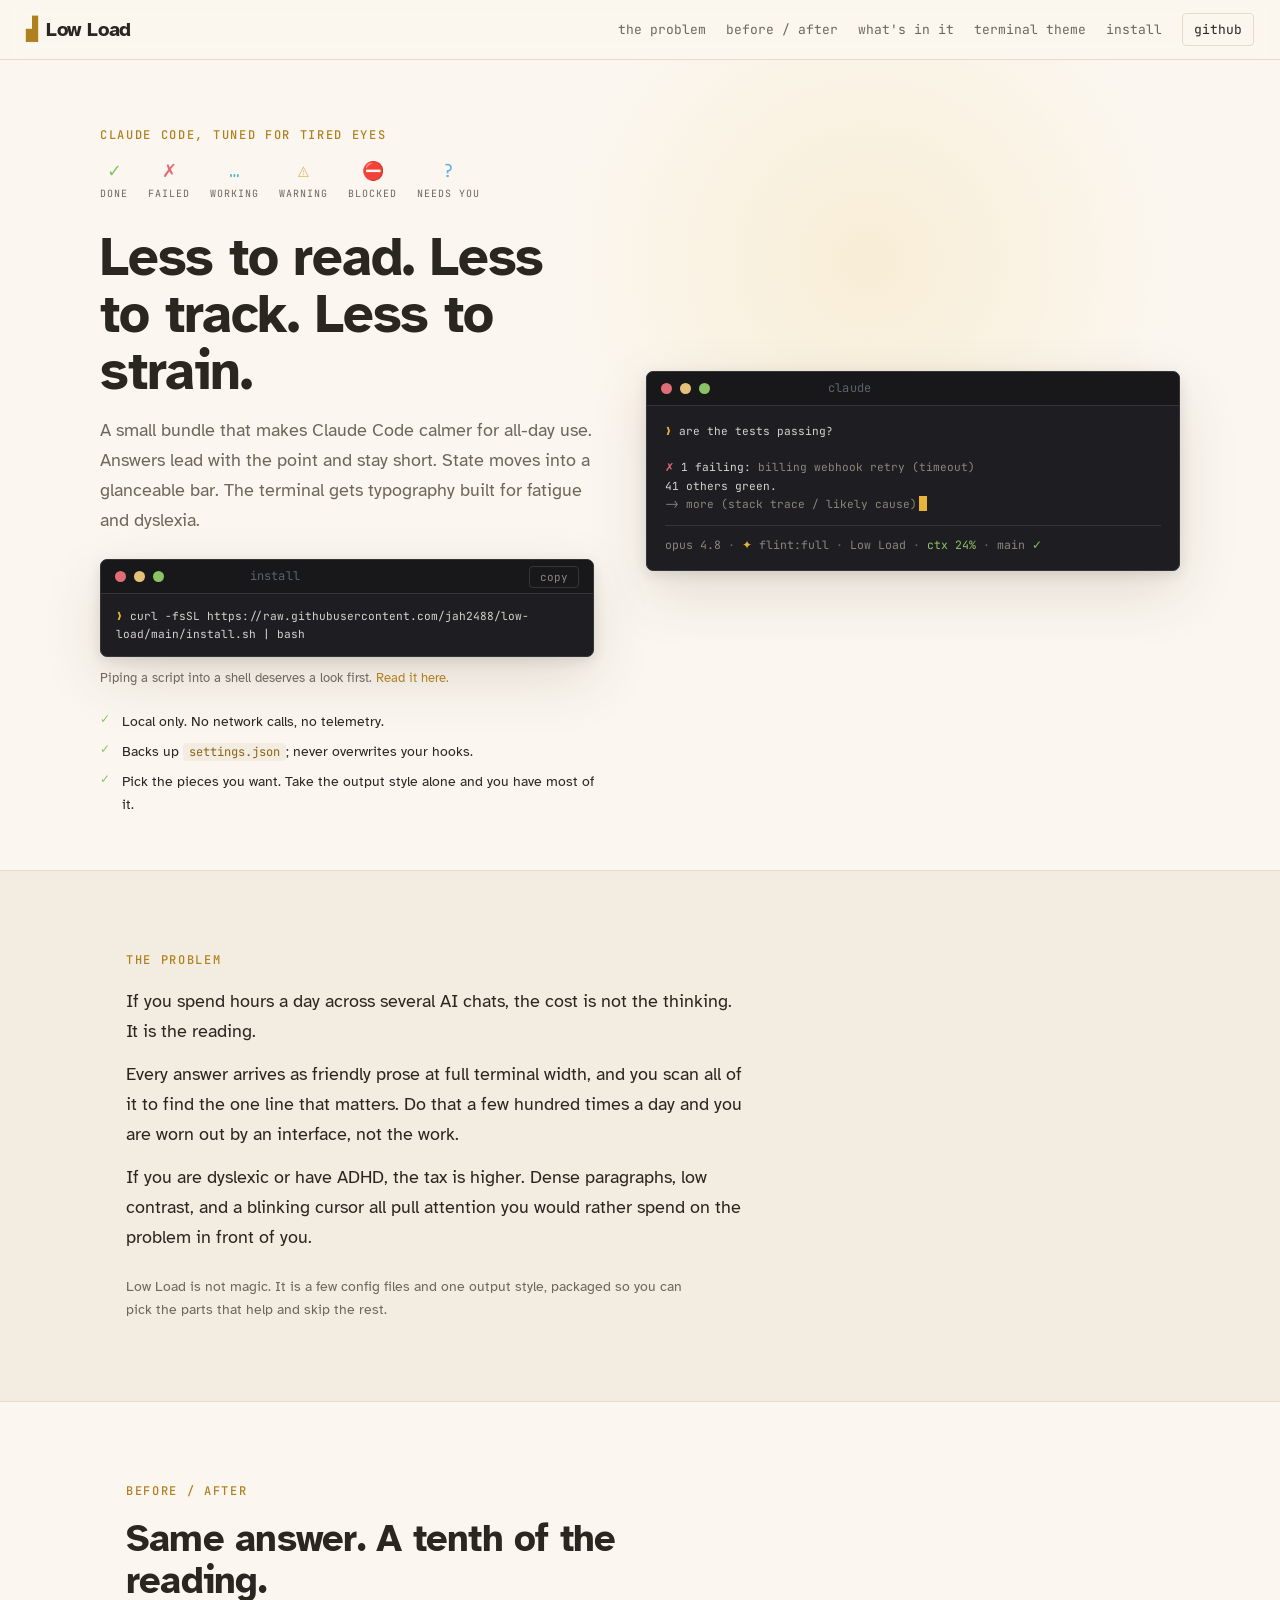
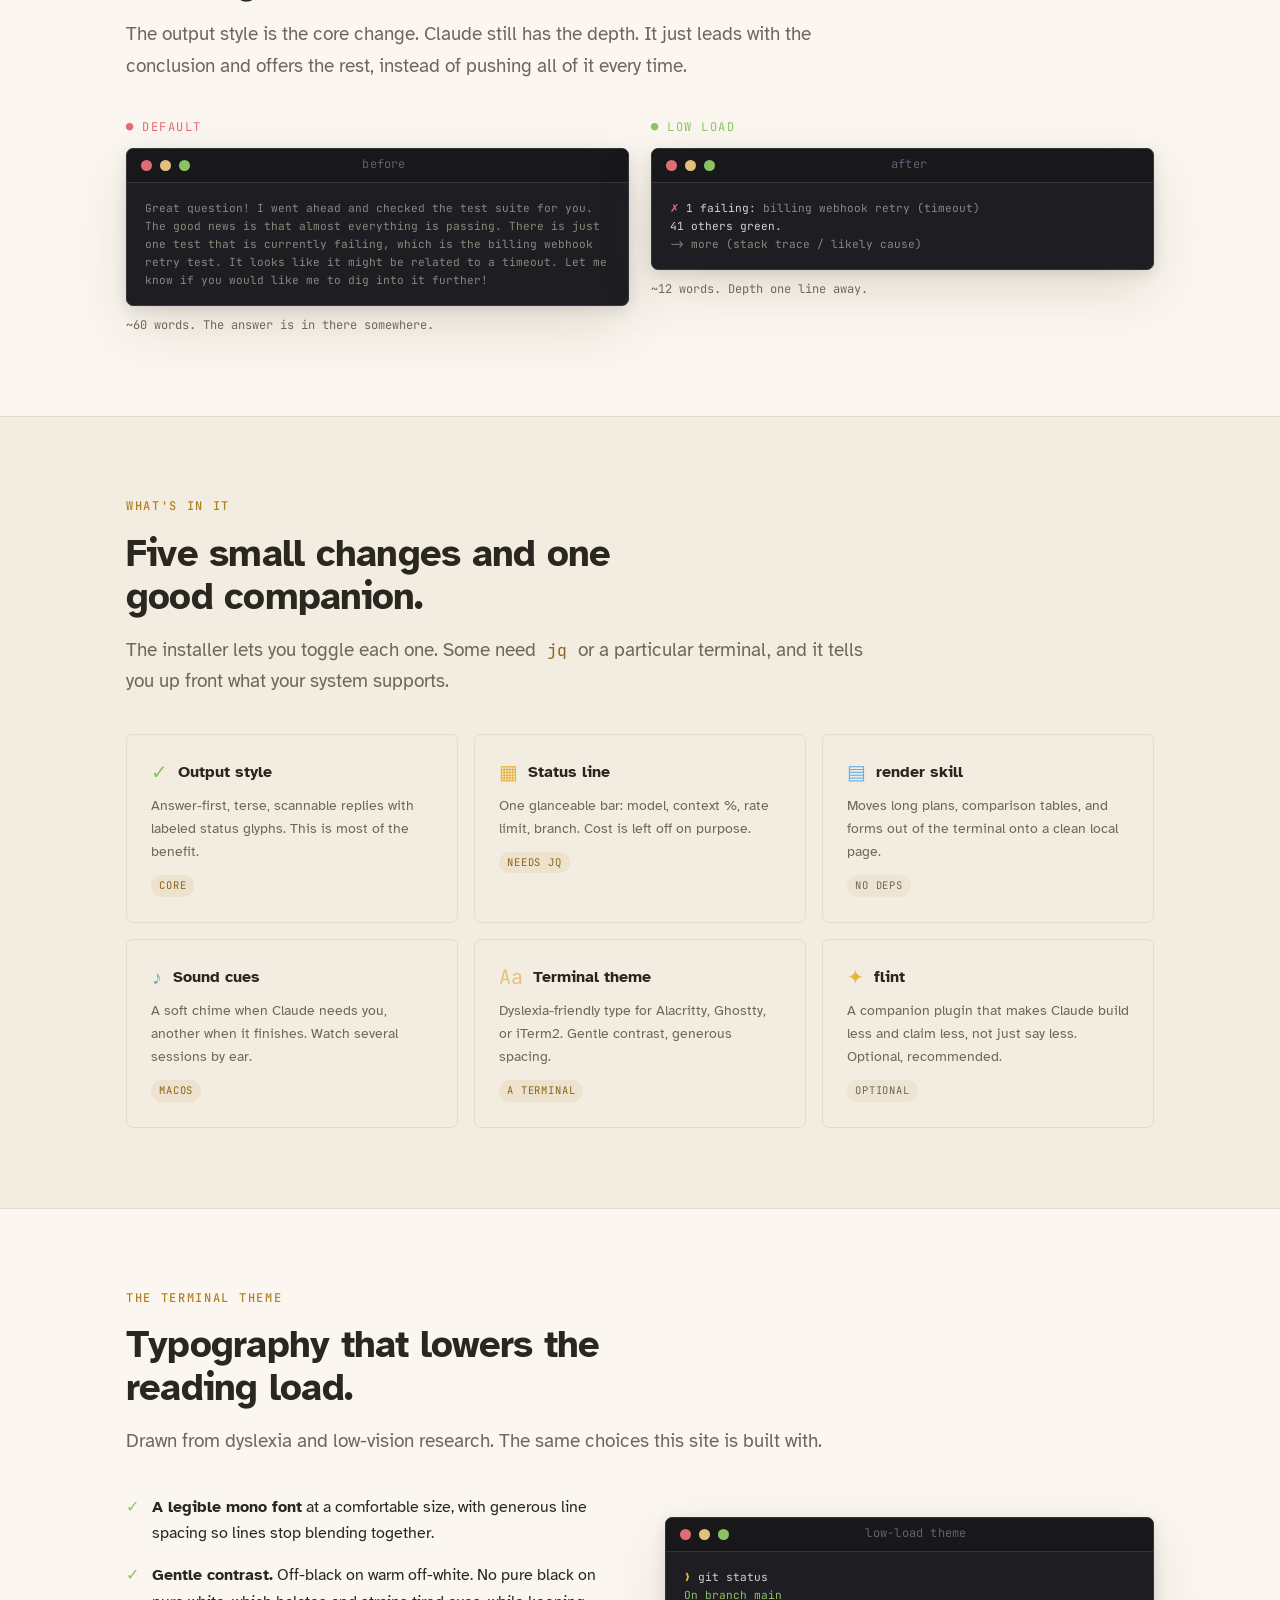
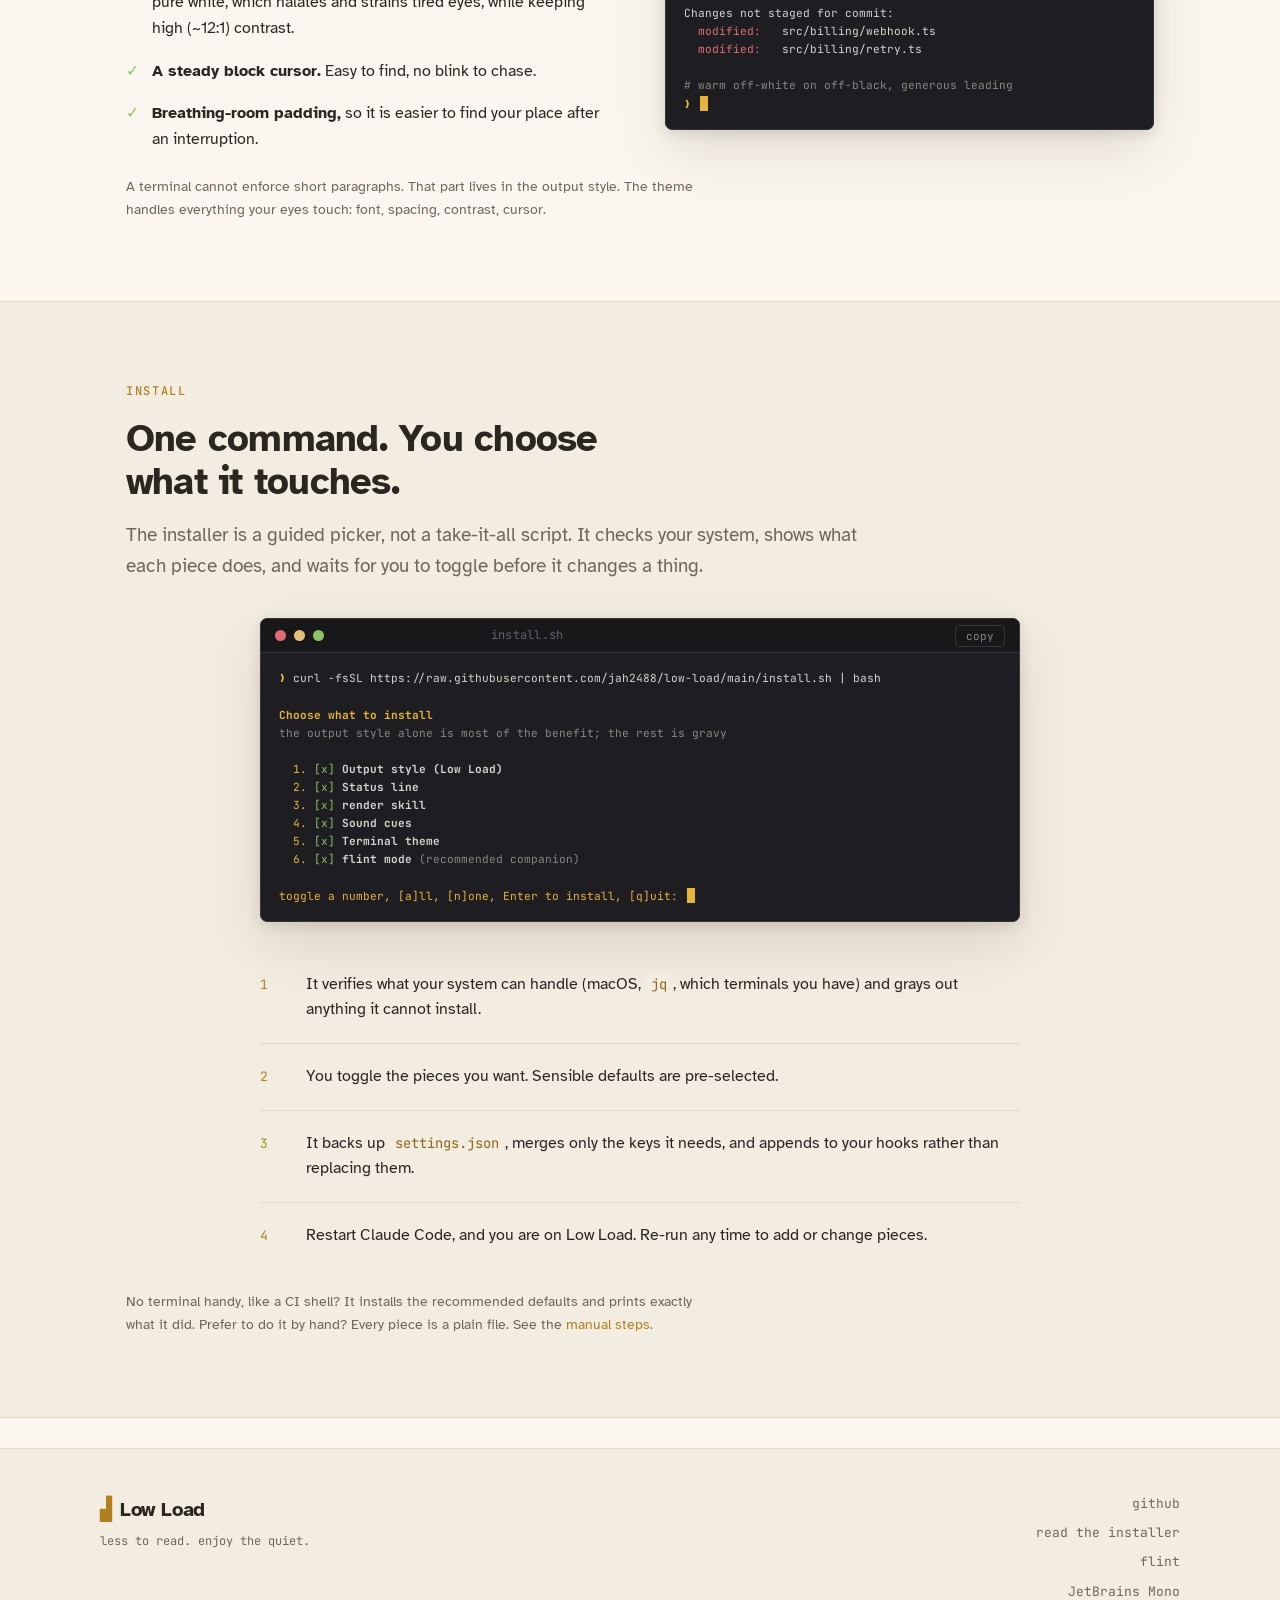
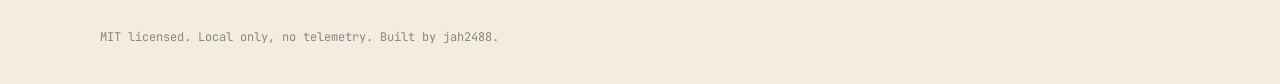
<file: site/index.html>
<!DOCTYPE html>
<html lang="en">
<head>
<meta charset="utf-8">
<meta name="viewport" content="width=device-width, initial-scale=1">
<title>Low Load · Claude Code, tuned for tired eyes</title>
<meta name="description" content="A small bundle that makes Claude Code calmer to use: answer-first replies, a glanceable status bar, dense content moved out of the terminal, and dyslexia-friendly terminal typography. Local only. Pick the pieces you want.">
<meta property="og:title" content="Low Load · Claude Code, tuned for tired eyes">
<meta property="og:description" content="Answer-first replies, a glanceable status bar, and dyslexia-friendly terminal typography. Built to cut the reading tax of all-day AI work.">
<meta property="og:type" content="website">
<meta name="twitter:card" content="summary_large_image">
<link rel="icon" href="data:image/svg+xml,%3Csvg xmlns='http://www.w3.org/2000/svg' viewBox='0 0 16 16'%3E%3Crect width='16' height='16' rx='3' fill='%231e1e22'/%3E%3Crect x='4' y='4.5' width='3' height='7' fill='%23e8b339'/%3E%3C/svg%3E">
<link rel="preconnect" href="https://fonts.googleapis.com">
<link rel="preconnect" href="https://fonts.gstatic.com" crossorigin>
<link href="https://fonts.googleapis.com/css2?family=Atkinson+Hyperlegible:wght@400;700&family=JetBrains+Mono:wght@400;500;700&display=swap" rel="stylesheet">
<link rel="stylesheet" href="styles.css">
</head>
<body>

<!-- ============ NAV ============ -->
<header class="nav">
  <a class="wordmark" href="#top"><span class="mk">▟</span>Low Load</a>
  <nav class="nav-links">
    <a href="#problem">the problem</a>
    <a href="#compare">before / after</a>
    <a href="#pieces">what's in it</a>
    <a href="#theme">terminal theme</a>
    <a href="#install">install</a>
    <a class="github-link" href="https://github.com/jah2488/low-load">github</a>
  </nav>
</header>

<main id="top">

<!-- ============ HERO ============ -->
<section class="hero">
  <div class="hero-inner">
    <div class="hero-copy">
      <p class="eyebrow">claude code, tuned for tired eyes</p>

      <div class="glyph-row" aria-hidden="true">
        <span class="glyph-cell"><span class="g g-done">✓</span><span class="gl">done</span></span>
        <span class="glyph-cell"><span class="g g-fail">✗</span><span class="gl">failed</span></span>
        <span class="glyph-cell"><span class="g g-work">…</span><span class="gl">working</span></span>
        <span class="glyph-cell"><span class="g g-warn">⚠</span><span class="gl">warning</span></span>
        <span class="glyph-cell"><span class="g g-block">⛔</span><span class="gl">blocked</span></span>
        <span class="glyph-cell"><span class="g g-input">?</span><span class="gl">needs you</span></span>
      </div>

      <h1>Less to read. Less to track. Less to strain.</h1>
      <p class="subhead">A small bundle that makes Claude Code calmer for all-day use. Answers lead with the point and stay short. State moves into a glanceable bar. The terminal gets typography built for fatigue and dyslexia.</p>

      <div class="terminal install-block">
        <div class="term-bar"><span class="tl red"></span><span class="tl amber"></span><span class="tl green"></span><span class="term-title">install</span><button class="copy-btn" data-copy="curl -fsSL https://raw.githubusercontent.com/jah2488/low-load/main/install.sh | bash"><span class="copy-label">copy</span></button></div>
        <div class="term-body">
          <code class="term-line"><span class="prompt">❯</span>curl -fsSL https://raw.githubusercontent.com/jah2488/low-load/main/install.sh | bash</code>
        </div>
      </div>
      <p class="inspect-line">Piping a script into a shell deserves a look first. <a href="https://github.com/jah2488/low-load/blob/main/install.sh">Read it here.</a></p>

      <ul class="pip-list">
        <li>Local only. No network calls, no telemetry.</li>
        <li>Backs up <code>settings.json</code>; never overwrites your hooks.</li>
        <li>Pick the pieces you want. Take the output style alone and you have most of it.</li>
      </ul>
    </div>

    <!-- HERO MOCKUP -->
    <div class="terminal hero-shot">
      <div class="term-bar"><span class="tl red"></span><span class="tl amber"></span><span class="tl green"></span><span class="term-title">claude</span><span class="term-spacer"></span></div>
      <div class="term-body">
        <code class="term-line"><span class="prompt">❯</span>are the tests passing?</code>
        <code class="term-line">&nbsp;</code>
        <code class="term-line"><span class="red">✗</span> <span class="bright">1 failing:</span> <span class="muted">billing webhook retry (timeout)</span></code>
        <code class="term-line">41 others green.</code>
        <code class="term-line"><span class="muted">-> more (stack trace / likely cause)</span><span class="cursor live"></span></code>
        <div class="statusbar">opus 4.8 <span class="sep">·</span> <span class="gold">✦</span> flint:full <span class="sep">·</span> Low Load <span class="sep">·</span> <span class="green">ctx 24%</span> <span class="sep">·</span> main <span class="green">✓</span></div>
      </div>
    </div>
  </div>
</section>

<!-- ============ PROBLEM ============ -->
<div class="section-tinted">
<section class="section problem reveal" id="problem">
  <p class="eyebrow">the problem</p>
  <div class="prose">
    <p>If you spend hours a day across several AI chats, the cost is not the thinking. It is the reading.</p>
    <p>Every answer arrives as friendly prose at full terminal width, and you scan all of it to find the one line that matters. Do that a few hundred times a day and you are worn out by an interface, not the work.</p>
    <p>If you are dyslexic or have ADHD, the tax is higher. Dense paragraphs, low contrast, and a blinking cursor all pull attention you would rather spend on the problem in front of you.</p>
  </div>
  <p class="aside">Low Load is not magic. It is a few config files and one output style, packaged so you can pick the parts that help and skip the rest.</p>
</section>
</div>

<!-- ============ BEFORE / AFTER ============ -->
<section class="section reveal" id="compare">
  <p class="eyebrow">before / after</p>
  <h2>Same answer. A tenth of the reading.</h2>
  <p class="lede">The output style is the core change. Claude still has the depth. It just leads with the conclusion and offers the rest, instead of pushing all of it every time.</p>

  <div class="ba-grid">
    <div>
      <div class="ba-tag before" aria-hidden="true"><span>●</span> default</div>
      <div class="terminal">
        <div class="term-bar"><span class="tl red"></span><span class="tl amber"></span><span class="tl green"></span><span class="term-title">before</span></div>
        <div class="term-body">
          <code class="term-line"><span class="muted">Great question! I went ahead and checked the test suite for you. The good news is that almost everything is passing. There is just one test that is currently failing, which is the billing webhook retry test. It looks like it might be related to a timeout. Let me know if you would like me to dig into it further!</span></code>
        </div>
      </div>
      <p class="ba-metric">~60 words. The answer is in there somewhere.</p>
    </div>
    <div>
      <div class="ba-tag after" aria-hidden="true"><span>●</span> low load</div>
      <div class="terminal">
        <div class="term-bar"><span class="tl red"></span><span class="tl amber"></span><span class="tl green"></span><span class="term-title">after</span></div>
        <div class="term-body">
          <code class="term-line"><span class="red">✗</span> <span class="bright">1 failing:</span> <span class="muted">billing webhook retry (timeout)</span></code>
          <code class="term-line">41 others green.</code>
          <code class="term-line"><span class="muted">-> more (stack trace / likely cause)</span></code>
        </div>
      </div>
      <p class="ba-metric">~12 words. Depth one line away.</p>
    </div>
  </div>
</section>

<!-- ============ PIECES ============ -->
<div class="section-tinted">
<section class="section reveal" id="pieces">
  <p class="eyebrow">what's in it</p>
  <h2>Five small changes and one good companion.</h2>
  <p class="lede">The installer lets you toggle each one. Some need <code>jq</code> or a particular terminal, and it tells you up front what your system supports.</p>

  <div class="feature-grid">
    <div class="feature-card">
      <div class="fc-head"><span class="fc-glyph green">✓</span><h3>Output style</h3></div>
      <p>Answer-first, terse, scannable replies with labeled status glyphs. This is most of the benefit.</p>
      <span class="fc-tag">core</span>
    </div>
    <div class="feature-card">
      <div class="fc-head"><span class="fc-glyph gold">▦</span><h3>Status line</h3></div>
      <p>One glanceable bar: model, context %, rate limit, branch. Cost is left off on purpose.</p>
      <span class="fc-tag">needs jq</span>
    </div>
    <div class="feature-card">
      <div class="fc-head"><span class="fc-glyph blue">▤</span><h3>render skill</h3></div>
      <p>Moves long plans, comparison tables, and forms out of the terminal onto a clean local page.</p>
      <span class="fc-tag opt">no deps</span>
    </div>
    <div class="feature-card">
      <div class="fc-head"><span class="fc-glyph cyan">♪</span><h3>Sound cues</h3></div>
      <p>A soft chime when Claude needs you, another when it finishes. Watch several sessions by ear.</p>
      <span class="fc-tag">macOS</span>
    </div>
    <div class="feature-card">
      <div class="fc-head"><span class="fc-glyph yellow">Aa</span><h3>Terminal theme</h3></div>
      <p>Dyslexia-friendly type for Alacritty, Ghostty, or iTerm2. Gentle contrast, generous spacing.</p>
      <span class="fc-tag">a terminal</span>
    </div>
    <div class="feature-card">
      <div class="fc-head"><span class="fc-glyph gold">✦</span><h3>flint</h3></div>
      <p>A companion plugin that makes Claude build less and claim less, not just say less. Optional, recommended.</p>
      <span class="fc-tag opt">optional</span>
    </div>
  </div>
</section>
</div>

<!-- ============ THEME ============ -->
<section class="section reveal" id="theme">
  <p class="eyebrow">the terminal theme</p>
  <h2>Typography that lowers the reading load.</h2>
  <p class="lede">Drawn from dyslexia and low-vision research. The same choices this site is built with.</p>
  <div class="two-col">
    <ul class="choice-list">
      <li><span class="ck">✓</span><div><b>A legible mono font</b> at a comfortable size, with generous line spacing so lines stop blending together.</div></li>
      <li><span class="ck">✓</span><div><b>Gentle contrast.</b> Off-black on warm off-white. No pure black on pure white, which halates and strains tired eyes, while keeping high (~12:1) contrast.</div></li>
      <li><span class="ck">✓</span><div><b>A steady block cursor.</b> Easy to find, no blink to chase.</div></li>
      <li><span class="ck">✓</span><div><b>Breathing-room padding,</b> so it is easier to find your place after an interruption.</div></li>
    </ul>
    <div class="terminal">
      <div class="term-bar"><span class="tl red"></span><span class="tl amber"></span><span class="tl green"></span><span class="term-title">low-load theme</span></div>
      <div class="term-body">
        <code class="term-line"><span class="prompt">❯</span>git status</code>
        <code class="term-line"><span class="green">On branch main</span></code>
        <code class="term-line">Changes not staged for commit:</code>
        <code class="term-line">  <span class="red">modified:</span>   src/billing/webhook.ts</code>
        <code class="term-line">  <span class="red">modified:</span>   src/billing/retry.ts</code>
        <code class="term-line">&nbsp;</code>
        <code class="term-line"><span class="muted"># warm off-white on off-black, generous leading</span></code>
        <code class="term-line"><span class="prompt">❯</span><span class="cursor live"></span></code>
      </div>
    </div>
  </div>
  <p class="aside">A terminal cannot enforce short paragraphs. That part lives in the output style. The theme handles everything your eyes touch: font, spacing, contrast, cursor.</p>
</section>

<!-- ============ INSTALL ============ -->
<div class="section-tinted">
<section class="section reveal" id="install">
  <p class="eyebrow">install</p>
  <h2>One command. You choose what it touches.</h2>
  <p class="lede">The installer is a guided picker, not a take-it-all script. It checks your system, shows what each piece does, and waits for you to toggle before it changes a thing.</p>

  <div class="terminal install-final">
    <div class="term-bar"><span class="tl red"></span><span class="tl amber"></span><span class="tl green"></span><span class="term-title">install.sh</span><button class="copy-btn" data-copy="curl -fsSL https://raw.githubusercontent.com/jah2488/low-load/main/install.sh | bash"><span class="copy-label">copy</span></button></div>
    <div class="term-body">
      <code class="term-line"><span class="prompt">❯</span>curl -fsSL https://raw.githubusercontent.com/jah2488/low-load/main/install.sh | bash</code>
      <code class="term-line">&nbsp;</code>
      <code class="menu-line"><span class="bold gold">Choose what to install</span></code>
      <code class="menu-line"><span class="muted">the output style alone is most of the benefit; the rest is gravy</span></code>
      <code class="menu-line">&nbsp;</code>
      <code class="menu-line">  <span class="menu-num">1.</span> <span class="menu-on">[x]</span> <span class="bold">Output style (Low Load)</span></code>
      <code class="menu-line">  <span class="menu-num">2.</span> <span class="menu-on">[x]</span> <span class="bold">Status line</span></code>
      <code class="menu-line">  <span class="menu-num">3.</span> <span class="menu-on">[x]</span> <span class="bold">render skill</span></code>
      <code class="menu-line">  <span class="menu-num">4.</span> <span class="menu-on">[x]</span> <span class="bold">Sound cues</span></code>
      <code class="menu-line">  <span class="menu-num">5.</span> <span class="menu-on">[x]</span> <span class="bold">Terminal theme</span></code>
      <code class="menu-line">  <span class="menu-num">6.</span> <span class="menu-on">[x]</span> <span class="bold">flint mode</span> <span class="muted">(recommended companion)</span></code>
      <code class="menu-line">&nbsp;</code>
      <code class="menu-line"><span class="gold">toggle a number, [a]ll, [n]one, Enter to install, [q]uit:</span> <span class="cursor live"></span></code>
    </div>
  </div>

  <ol class="steps">
    <li><span class="step-num">1</span><div>It verifies what your system can handle (macOS, <code>jq</code>, which terminals you have) and grays out anything it cannot install.</div></li>
    <li><span class="step-num">2</span><div>You toggle the pieces you want. Sensible defaults are pre-selected.</div></li>
    <li><span class="step-num">3</span><div>It backs up <code>settings.json</code>, merges only the keys it needs, and appends to your hooks rather than replacing them.</div></li>
    <li><span class="step-num">4</span><div>Restart Claude Code, and you are on Low Load. Re-run any time to add or change pieces.</div></li>
  </ol>
  <p class="aside">No terminal handy, like a CI shell? It installs the recommended defaults and prints exactly what it did. Prefer to do it by hand? Every piece is a plain file. See the <a href="https://github.com/jah2488/low-load#manual-install">manual steps</a>.</p>
</section>
</div>

</main>

<!-- ============ FOOTER ============ -->
<footer class="footer">
  <div class="footer-inner">
    <div>
      <a class="wordmark" href="#top"><span class="mk">▟</span>Low Load</a>
      <p class="footer-tag">less to read. enjoy the quiet.</p>
    </div>
    <div class="footer-links">
      <a href="https://github.com/jah2488/low-load">github</a>
      <a href="https://github.com/jah2488/low-load/blob/main/install.sh">read the installer</a>
      <a href="https://github.com/jah2488/flint">flint</a>
      <a href="https://www.jetbrains.com/lp/mono/">JetBrains Mono</a>
    </div>
  </div>
  <p class="footer-note">MIT licensed. Local only, no telemetry. Built by jah2488.</p>
</footer>

<script src="script.js"></script>
</body>
</html>
</file>
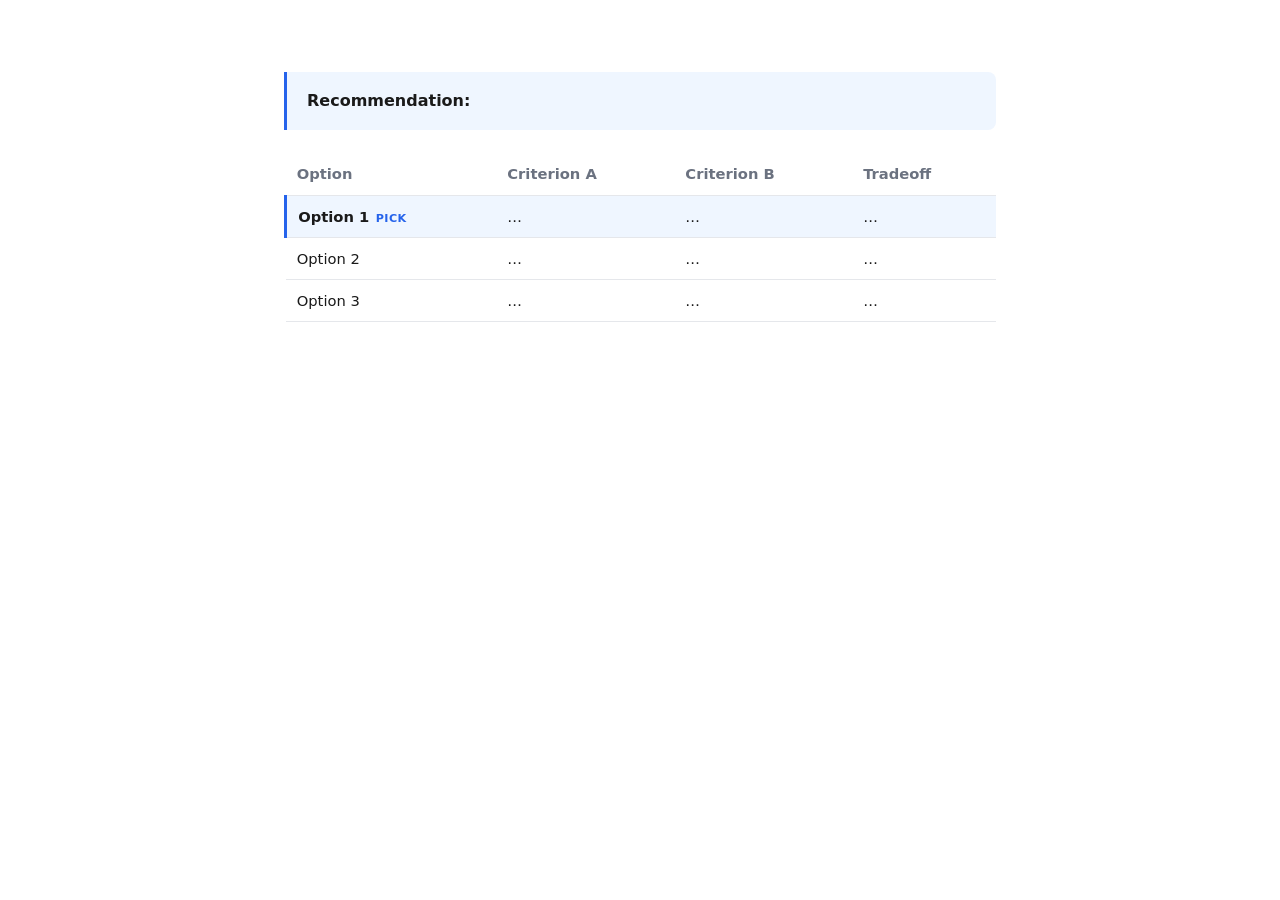
<file: claude/skills/render/templates/comparison.html>
<!DOCTYPE html>
<html lang="en">
<head>
<meta charset="utf-8">
<meta name="viewport" content="width=device-width, initial-scale=1">
<title><!-- FILL: comparison title --></title>
<style>
:root{--fg:#1a1a1a;--muted:#6b7280;--bg:#fff;--card:#f7f7f8;--border:#e5e7eb;--accent:#2563eb;--accent-bg:#eff6ff;--ok:#16a34a;--warn:#d97706;--err:#dc2626}
@media(prefers-color-scheme:dark){:root{--fg:#e7e7e9;--muted:#9ca3af;--bg:#16171a;--card:#1f2125;--border:#2d2f36;--accent:#60a5fa;--accent-bg:#1e293b;--ok:#4ade80;--warn:#fbbf24;--err:#f87171}}
*{box-sizing:border-box}
body{font:16px/1.6 system-ui,-apple-system,"Segoe UI",sans-serif;color:var(--fg);background:var(--bg);max-width:760px;margin:0 auto;padding:3rem 1.5rem 5rem}
h1{font-size:1.5rem;margin:0 0 .25rem}
.meta{color:var(--muted);font-size:.85rem;margin:0 0 1.5rem}
.tldr{background:var(--accent-bg);border-left:3px solid var(--accent);padding:1rem 1.25rem;border-radius:0 8px 8px 0;margin:0 0 1.5rem}
table{border-collapse:collapse;width:100%;margin:1rem 0;font-size:.92rem}
th,td{text-align:left;padding:.55rem .7rem;border-bottom:1px solid var(--border);vertical-align:top}
th{color:var(--muted);font-weight:600}
tr.recommended{background:var(--accent-bg)}
tr.recommended td:first-child{border-left:3px solid var(--accent);font-weight:600}
.tag{font-size:.7rem;font-weight:700;color:var(--accent);text-transform:uppercase;letter-spacing:.04em;margin-left:.4rem}
.ok{color:var(--ok)}.warn{color:var(--warn)}.err{color:var(--err)}
code{background:var(--card);padding:.1em .35em;border-radius:4px;font-size:.9em}
</style>
</head>
<body>
<h1><!-- FILL: comparison title --></h1>
<p class="meta"><!-- FILL: what is being compared, for what decision --></p>

<div class="tldr"><strong>Recommendation:</strong> <!-- FILL: which option and why, one sentence --></div>

<!-- FILL: one column per criterion. Mark the recommended row with class="recommended". -->
<table>
  <thead>
    <tr><th>Option</th><th>Criterion A</th><th>Criterion B</th><th>Tradeoff</th></tr>
  </thead>
  <tbody>
    <tr class="recommended"><td>Option 1<span class="tag">pick</span></td><td>…</td><td>…</td><td>…</td></tr>
    <tr><td>Option 2</td><td>…</td><td>…</td><td>…</td></tr>
    <tr><td>Option 3</td><td>…</td><td>…</td><td>…</td></tr>
  </tbody>
</table>

<p class="meta"><!-- FILL (optional): one line on what would change the recommendation --></p>
</body>
</html>
</file>
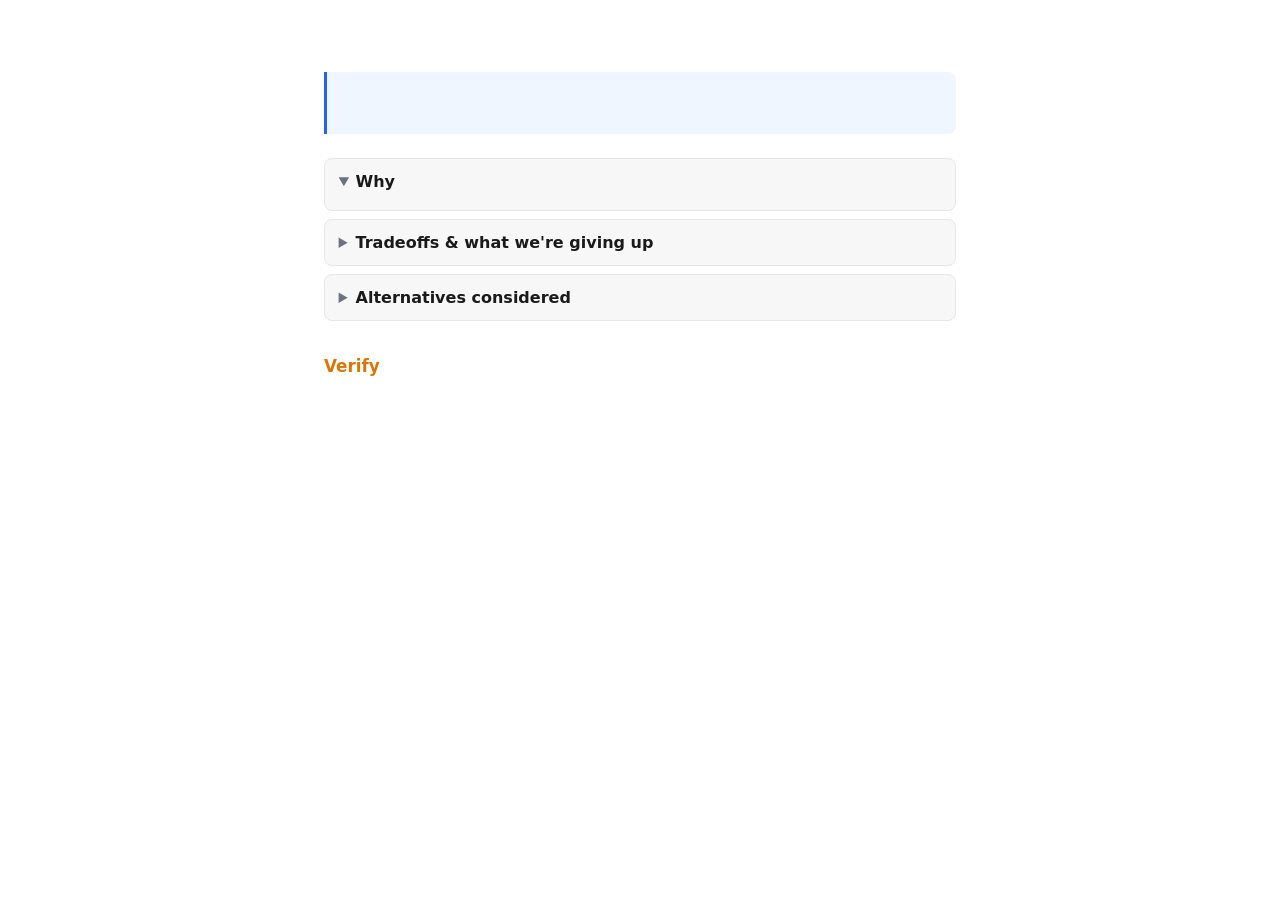
<file: claude/skills/render/templates/decision.html>
<!DOCTYPE html>
<html lang="en">
<head>
<meta charset="utf-8">
<meta name="viewport" content="width=device-width, initial-scale=1">
<title><!-- FILL: decision title --></title>
<style>
:root{--fg:#1a1a1a;--muted:#6b7280;--bg:#fff;--card:#f7f7f8;--border:#e5e7eb;--accent:#2563eb;--accent-bg:#eff6ff;--ok:#16a34a;--warn:#d97706;--err:#dc2626}
@media(prefers-color-scheme:dark){:root{--fg:#e7e7e9;--muted:#9ca3af;--bg:#16171a;--card:#1f2125;--border:#2d2f36;--accent:#60a5fa;--accent-bg:#1e293b;--ok:#4ade80;--warn:#fbbf24;--err:#f87171}}
*{box-sizing:border-box}
body{font:16px/1.6 system-ui,-apple-system,"Segoe UI",sans-serif;color:var(--fg);background:var(--bg);max-width:680px;margin:0 auto;padding:3rem 1.5rem 5rem}
h1{font-size:1.5rem;margin:0 0 .25rem}
.meta{color:var(--muted);font-size:.85rem;margin:0 0 1.5rem}
h2{font-size:1.05rem;margin:2rem 0 .5rem}
p{margin:.5rem 0}
.tldr{background:var(--accent-bg);border-left:3px solid var(--accent);padding:1.1rem 1.25rem;border-radius:0 8px 8px 0;margin:0 0 1.5rem}
.tldr strong{font-size:1.05rem}
details{border:1px solid var(--border);border-radius:8px;padding:.6rem .85rem;margin:.5rem 0;background:var(--card)}
summary{cursor:pointer;font-weight:600}
summary::marker{color:var(--muted)}
ul{margin:.4rem 0;padding-left:1.2rem}li{margin:.2rem 0}
.ok{color:var(--ok)}.warn{color:var(--warn)}.err{color:var(--err)}
code{background:var(--card);padding:.1em .35em;border-radius:4px;font-size:.9em}
</style>
</head>
<body>
<h1><!-- FILL: decision title --></h1>
<p class="meta"><!-- FILL: context / date --></p>

<div class="tldr"><strong><!-- FILL: the decision, stated plainly --></strong><br><!-- FILL: the one-line why --></div>

<details open>
  <summary>Why</summary>
  <ul><!-- FILL: 2-4 reasons, keyword-first --></ul>
</details>

<details>
  <summary>Tradeoffs &amp; what we're giving up</summary>
  <ul><!-- FILL: honest costs of this choice --></ul>
</details>

<details>
  <summary>Alternatives considered</summary>
  <ul><!-- FILL: options not taken and why --></ul>
</details>

<h2 class="warn">Verify</h2>
<p><!-- FILL: what should be checked / what would reverse this --></p>
</body>
</html>
</file>
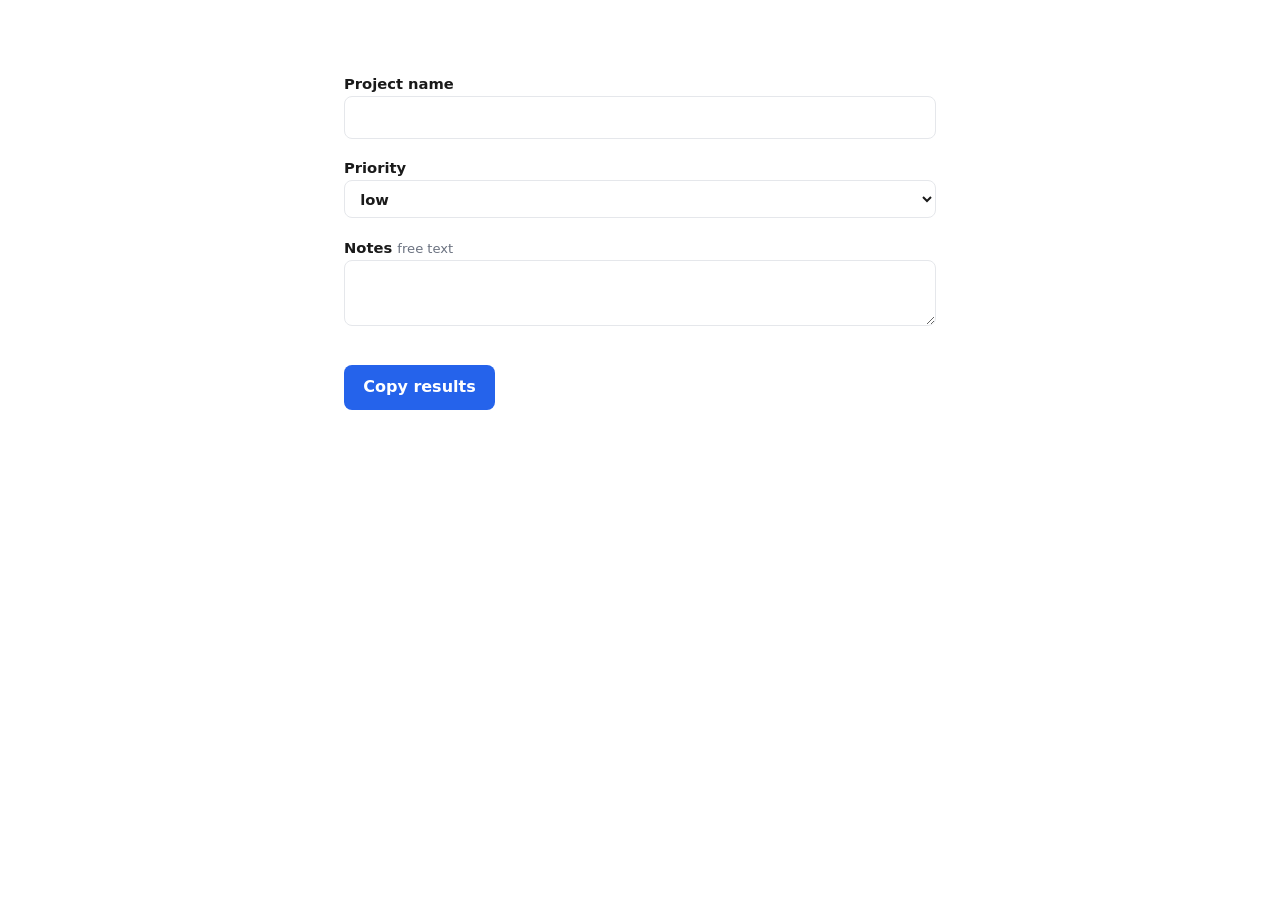
<file: claude/skills/render/templates/intake.html>
<!DOCTYPE html>
<html lang="en">
<head>
<meta charset="utf-8">
<meta name="viewport" content="width=device-width, initial-scale=1">
<title><!-- FILL: form title --></title>
<style>
:root{--fg:#1a1a1a;--muted:#6b7280;--bg:#fff;--card:#f7f7f8;--border:#e5e7eb;--accent:#2563eb;--accent-bg:#eff6ff;--ok:#16a34a}
@media(prefers-color-scheme:dark){:root{--fg:#e7e7e9;--muted:#9ca3af;--bg:#16171a;--card:#1f2125;--border:#2d2f36;--accent:#60a5fa;--accent-bg:#1e293b;--ok:#4ade80}}
*{box-sizing:border-box}
body{font:16px/1.6 system-ui,-apple-system,"Segoe UI",sans-serif;color:var(--fg);background:var(--bg);max-width:640px;margin:0 auto;padding:3rem 1.5rem 5rem}
h1{font-size:1.5rem;margin:0 0 .25rem}
.meta{color:var(--muted);font-size:.85rem;margin:0 0 1.5rem}
label{display:block;margin:1.1rem 0 .25rem;font-weight:600;font-size:.92rem}
.hint{color:var(--muted);font-size:.82rem;font-weight:400}
input,textarea,select{width:100%;padding:.55rem .7rem;font:inherit;color:var(--fg);background:var(--bg);border:1px solid var(--border);border-radius:8px}
textarea{min-height:4rem;resize:vertical}
button{font:inherit;font-weight:600;padding:.6rem 1.2rem;border:0;border-radius:8px;background:var(--accent);color:#fff;cursor:pointer;margin-top:1.75rem}
#status{color:var(--ok);font-weight:600;margin-left:.75rem}
#out{width:100%;margin-top:1rem;font-family:ui-monospace,monospace;font-size:.85rem;display:none}
</style>
</head>
<body>
<h1><!-- FILL: form title --></h1>
<p class="meta"><!-- FILL: what this collects and why --></p>

<form id="f">
  <!-- FILL: fields. Give each a unique name=. Examples below — replace. -->
  <label>Project name<input name="project_name" type="text"></label>
  <label>Priority
    <select name="priority"><option>low</option><option>medium</option><option>high</option></select>
  </label>
  <label>Notes <span class="hint">free text</span><textarea name="notes"></textarea></label>
</form>

<button id="copy">Copy results</button><span id="status"></span>
<textarea id="out" readonly></textarea>

<script>
document.getElementById('copy').addEventListener('click', async () => {
  const data = {};
  new FormData(document.getElementById('f')).forEach((v, k) => { data[k] = v; });
  const json = JSON.stringify(data, null, 2);
  document.getElementById('out').value = json;
  document.getElementById('out').style.display = 'block';
  try {
    await navigator.clipboard.writeText(json);
    document.getElementById('status').textContent = '✓ copied — paste back into the chat';
  } catch (e) {
    document.getElementById('status').textContent = 'select the box below and copy manually';
  }
});
</script>
</body>
</html>
</file>
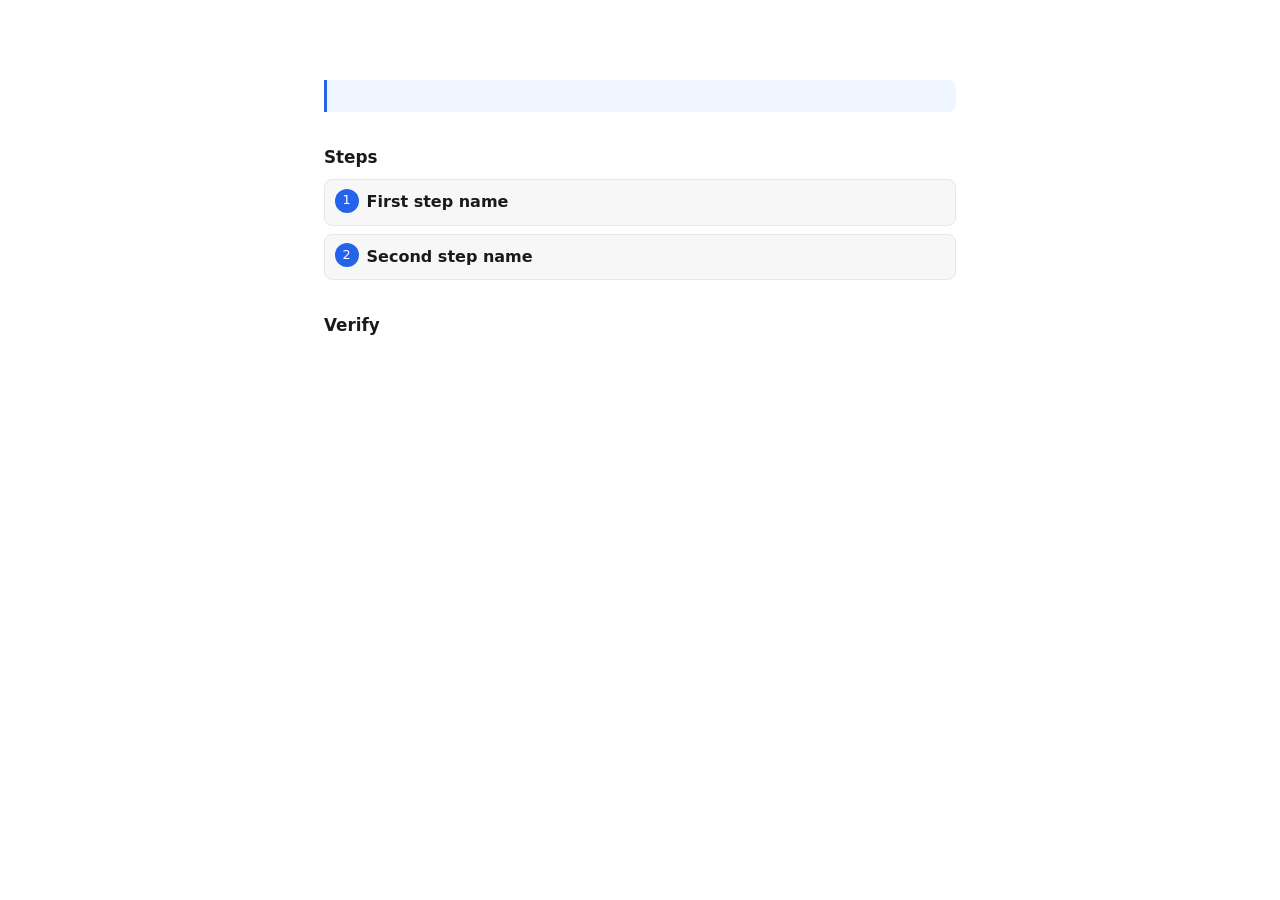
<file: claude/skills/render/templates/plan.html>
<!DOCTYPE html>
<html lang="en">
<head>
<meta charset="utf-8">
<meta name="viewport" content="width=device-width, initial-scale=1">
<title><!-- FILL: plan title --></title>
<style>
:root{--fg:#1a1a1a;--muted:#6b7280;--bg:#fff;--card:#f7f7f8;--border:#e5e7eb;--accent:#2563eb;--accent-bg:#eff6ff;--ok:#16a34a;--warn:#d97706;--err:#dc2626}
@media(prefers-color-scheme:dark){:root{--fg:#e7e7e9;--muted:#9ca3af;--bg:#16171a;--card:#1f2125;--border:#2d2f36;--accent:#60a5fa;--accent-bg:#1e293b;--ok:#4ade80;--warn:#fbbf24;--err:#f87171}}
*{box-sizing:border-box}
body{font:16px/1.6 system-ui,-apple-system,"Segoe UI",sans-serif;color:var(--fg);background:var(--bg);max-width:680px;margin:0 auto;padding:3rem 1.5rem 5rem}
h1{font-size:1.5rem;margin:0 0 .25rem}
.meta{color:var(--muted);font-size:.85rem;margin:0 0 2rem}
h2{font-size:1.05rem;margin:2rem 0 .5rem}
p{margin:.5rem 0}a{color:var(--accent)}
code{background:var(--card);padding:.1em .35em;border-radius:4px;font-size:.9em}
.tldr{background:var(--accent-bg);border-left:3px solid var(--accent);padding:1rem 1.25rem;border-radius:0 8px 8px 0;margin:0 0 1.5rem}
.steps{counter-reset:step;padding:0}
.steps details{border:1px solid var(--border);border-radius:8px;padding:.6rem .85rem .6rem 2.6rem;margin:.5rem 0;background:var(--card);position:relative;counter-increment:step}
.steps details::before{content:counter(step);position:absolute;left:.6rem;top:.55rem;width:1.5rem;height:1.5rem;border-radius:50%;background:var(--accent);color:#fff;font-size:.8rem;display:grid;place-items:center}
summary{cursor:pointer;font-weight:600;list-style-position:outside}
summary::marker{color:var(--muted)}
.ok{color:var(--ok)}.warn{color:var(--warn)}.err{color:var(--err)}
</style>
</head>
<body>
<h1><!-- FILL: plan title --></h1>
<p class="meta"><!-- FILL: one-line context / date --></p>

<div class="tldr"><!-- FILL: the goal / outcome in one or two sentences --></div>

<h2>Steps</h2>
<div class="steps">
  <!-- FILL: one <details> per step. Summary = step name (front-loaded). Body = detail. -->
  <details>
    <summary>First step name</summary>
    <p>What happens, files touched, why. Keep it short.</p>
  </details>
  <details>
    <summary>Second step name</summary>
    <p>Detail, collapsed by default — pulled, not pushed.</p>
  </details>
</div>

<h2>Verify</h2>
<p><!-- FILL: how to confirm it worked --></p>
</body>
</html>
</file>
<file: site/styles.css>
/* Low Load marketing site.
   Ground: warm paper. Mockups: the product's own off-black terminal theme.
   Motif: the status glyph (✓ ✗ … ⚠ ⛔ ?) and the gold cursor.
   Type: Atkinson Hyperlegible (a low-vision typeface) + JetBrains Mono.
   No em dashes. */

:root {
  --bg:        #FBF7F0;
  --surface:   #F3EDE1;
  --surface-2: #EDE4D4;
  --text:      #2A2620;
  --dim:       #6E675B;
  --border:    #E5DBC9;
  --accent:    #B0801F;   /* gold, readable on paper */
  --accent-2:  #8C6517;

  /* terminal ground = the real low-load theme colors */
  --ink:        #1e1e22;
  --ink-2:      #18181b;
  --ink-text:   #d6d3cd;
  --ink-dim:    #8b867d;
  --ink-dim2:   #5c6370;
  --ink-border: #34343a;

  --gold:    #e8b339;
  --red:     #e06c75;
  --green:   #8cc265;
  --yellow:  #e5c07b;
  --blue:    #61afef;
  --cyan:    #56b6c2;
  --magenta: #c678dd;

  --sans: 'Atkinson Hyperlegible', system-ui, -apple-system, sans-serif;
  --mono: 'JetBrains Mono', ui-monospace, 'SF Mono', Menlo, monospace;

  --maxw: 1080px;
  --radius: 7px;
}

* { box-sizing: border-box; margin: 0; padding: 0; }
html { scroll-behavior: smooth; }
body {
  font-family: var(--sans);
  background: var(--bg);
  color: var(--text);
  line-height: 1.65;
  -webkit-font-smoothing: antialiased;
  text-rendering: optimizeLegibility;
}
a { color: var(--accent); text-decoration: none; }
a:hover { text-decoration: underline; }
code {
  font-family: var(--mono); font-size: 0.86em;
  background: var(--surface); padding: 1px 6px; border-radius: 4px;
  color: var(--accent-2); white-space: nowrap;
}
.terminal code { background: transparent; color: var(--ink-text); padding: 0; }

.gold { color: var(--gold); } .red { color: var(--red); } .green { color: var(--green); }
.yellow { color: var(--yellow); } .blue { color: var(--blue); } .cyan { color: var(--cyan); }
.dim { color: var(--ink-dim); } .bright { color: var(--ink-text); } .bold { font-weight: 700; }

/* ===== glyph motif ===== */
.glyph-row { display: flex; gap: 20px; flex-wrap: wrap; margin-bottom: 26px; }
.glyph-cell { display: flex; flex-direction: column; align-items: center; gap: 6px; }
.glyph-cell .g { font-family: var(--mono); font-size: 18px; line-height: 1; }
.glyph-cell .gl { font-family: var(--mono); font-size: 10px; text-transform: uppercase; letter-spacing: 0.1em; color: var(--dim); }
.g-done { color: var(--green); } .g-fail { color: var(--red); } .g-work { color: var(--cyan); }
.g-warn { color: var(--yellow); } .g-block { color: var(--red); } .g-input { color: var(--blue); }

/* ===== terminal frame ===== */
.terminal {
  background: var(--ink);
  border: 1px solid var(--ink-border);
  border-radius: var(--radius);
  box-shadow: 0 22px 60px rgba(60,40,0,0.13), 0 4px 14px rgba(0,0,0,0.10);
  overflow: hidden;
  font-family: var(--mono);
  color: var(--ink-text);
}
.term-bar {
  display: flex; align-items: center; gap: 8px;
  height: 34px; padding: 0 14px;
  background: var(--ink-2);
  border-bottom: 1px solid var(--ink-border);
}
.tl { width: 11px; height: 11px; border-radius: 50%; display: inline-block; }
.tl.red { background: var(--red); } .tl.amber { background: var(--yellow); } .tl.green { background: var(--green); }
.term-title { font-size: 12px; color: var(--ink-dim2); margin-left: auto; margin-right: auto; transform: translateX(-22px); letter-spacing: 0.02em; }
.term-spacer { margin-left: auto; }
.term-body { padding: 16px 18px; font-size: 13px; line-height: 1.62; }
.term-line { display: block; white-space: pre-wrap; color: var(--ink-text); }
.prompt { color: var(--gold); margin-right: 7px; }
.cursor { display: inline-block; width: 8px; height: 15px; background: var(--gold); vertical-align: text-bottom; margin-left: 2px; }
.muted { color: var(--ink-dim); }

/* status bar mock */
.statusbar { margin-top: 12px; padding-top: 10px; border-top: 1px solid var(--ink-border); font-size: 11.5px; color: var(--ink-dim); white-space: pre-wrap; }
.statusbar .sep { color: var(--ink-dim2); }

/* copy button */
.copy-btn {
  margin-left: auto; padding: 3px 10px; font-family: var(--mono); font-size: 11px;
  color: var(--ink-dim); background: transparent; border: 1px solid var(--ink-border);
  border-radius: 4px; cursor: pointer; transition: all 0.15s;
}
.copy-btn:hover { color: var(--gold); border-color: var(--gold); }
.copy-btn.copied { color: var(--green); border-color: var(--green); }

/* ===== nav ===== */
.nav {
  position: sticky; top: 0; z-index: 50;
  display: flex; align-items: center; justify-content: space-between;
  padding: 13px 26px;
  background: rgba(251,247,240,0.88);
  backdrop-filter: saturate(1.4) blur(10px);
  border-bottom: 1px solid var(--border);
}
.wordmark { font-family: var(--sans); font-weight: 700; font-size: 20px; color: var(--text); display: inline-flex; align-items: center; gap: 8px; letter-spacing: -0.01em; }
.wordmark .mk { color: var(--accent); font-family: var(--mono); }
.nav-links { display: flex; gap: 20px; align-items: center; }
.nav-links a { font-family: var(--mono); font-size: 13px; color: var(--dim); }
.nav-links a:hover { color: var(--text); text-decoration: none; }
.github-link { color: var(--text) !important; border: 1px solid var(--border); padding: 5px 11px; border-radius: 4px; }
.github-link:hover { border-color: var(--accent); color: var(--accent) !important; }

/* ===== hero ===== */
.hero { position: relative; padding: 66px 26px 54px; overflow: hidden; }
.hero::before {
  content: ""; position: absolute; top: -160px; right: 4%;
  width: 720px; height: 720px; border-radius: 50%;
  background: radial-gradient(circle, rgba(232,179,57,0.14), transparent 62%);
  pointer-events: none; z-index: 0;
}
.hero-inner { position: relative; z-index: 1; max-width: var(--maxw); margin: 0 auto; display: grid; grid-template-columns: 1fr 1.08fr; gap: 52px; align-items: center; }
.eyebrow { font-family: var(--mono); font-size: 12px; font-weight: 500; text-transform: uppercase; letter-spacing: 0.14em; color: var(--accent); margin-bottom: 16px; }
.hero h1 { font-size: clamp(34px, 4.8vw, 54px); font-weight: 700; line-height: 1.06; letter-spacing: -0.02em; margin-bottom: 16px; }
.subhead { font-size: 18px; color: var(--dim); max-width: 48ch; margin-bottom: 24px; }

.install-block { max-width: 100%; margin-bottom: 11px; }
.install-block .term-body { padding: 13px 15px; }
.inspect-line { font-size: 13px; color: var(--dim); margin-bottom: 20px; }
.pip-list { list-style: none; display: flex; flex-direction: column; gap: 7px; }
.pip-list li { position: relative; padding-left: 22px; font-size: 14px; color: var(--text); }
.pip-list li::before { content: "✓"; position: absolute; left: 0; top: 0; font-family: var(--mono); font-size: 12px; color: var(--green); }

/* ===== sections ===== */
.section { max-width: var(--maxw); margin: 0 auto; padding: 80px 26px; }
.section h2 { font-size: clamp(27px, 3.4vw, 38px); font-weight: 700; line-height: 1.13; letter-spacing: -0.02em; margin-bottom: 16px; max-width: 20ch; }
.lede { font-size: 19px; color: var(--dim); max-width: 64ch; margin-bottom: 36px; }
.aside { font-size: 14px; color: var(--dim); max-width: 64ch; margin-top: 22px; }
.prose { max-width: 62ch; display: flex; flex-direction: column; gap: 14px; }
.prose p { font-size: 18px; color: var(--text); }
.section-tinted { background: var(--surface); border-top: 1px solid var(--border); border-bottom: 1px solid var(--border); }
.section-tinted .section { padding-top: 80px; padding-bottom: 80px; }

/* ===== before / after ===== */
.ba-grid { display: grid; grid-template-columns: 1fr 1fr; gap: 22px; align-items: start; }
.ba-tag { font-family: var(--mono); font-size: 12px; text-transform: uppercase; letter-spacing: 0.12em; margin-bottom: 10px; display: flex; align-items: center; gap: 8px; }
.ba-tag.before { color: var(--red); }
.ba-tag.after { color: var(--green); }
.ba-metric { font-family: var(--mono); font-size: 12px; color: var(--dim); margin-top: 10px; }

/* ===== feature grid ===== */
.feature-grid { display: grid; grid-template-columns: repeat(3, 1fr); gap: 16px; }
.feature-card { background: var(--surface); border: 1px solid var(--border); border-radius: 7px; padding: 24px; transition: border-color 0.15s, transform 0.15s; }
.feature-card:hover { border-color: var(--accent); transform: translateY(-2px); }
.fc-head { display: flex; align-items: center; gap: 10px; margin-bottom: 9px; }
.fc-glyph { font-family: var(--mono); font-size: 20px; line-height: 1; }
.feature-card h3 { font-size: 16px; font-weight: 700; }
.feature-card p { font-size: 14px; color: var(--dim); }
.fc-tag { display: inline-block; margin-top: 12px; font-family: var(--mono); font-size: 10.5px; text-transform: uppercase; letter-spacing: 0.08em; color: var(--accent-2); background: rgba(176,128,31,0.10); padding: 2px 8px; border-radius: 20px; }
.fc-tag.opt { color: var(--dim); background: var(--surface-2); }

/* ===== two-col ===== */
.two-col { display: grid; grid-template-columns: 1fr 1fr; gap: 50px; align-items: center; }
.choice-list { list-style: none; display: flex; flex-direction: column; gap: 16px; }
.choice-list li { display: flex; gap: 13px; align-items: baseline; }
.choice-list .ck { font-family: var(--mono); color: var(--green); flex: none; }
.choice-list b { font-weight: 700; }
.choice-list span { color: var(--dim); }

/* installer mock */
.menu-line { display: block; white-space: pre-wrap; }
.menu-num { color: var(--gold); }
.menu-on { color: var(--green); }
.menu-off { color: var(--ink-dim2); }

/* ===== install steps ===== */
.install-final { max-width: 760px; margin: 0 auto 30px; }
.steps { list-style: none; max-width: 760px; margin: 0 auto; display: flex; flex-direction: column; }
.steps > li { display: flex; gap: 16px; align-items: baseline; font-size: 16px; line-height: 1.6; padding: 20px 0; border-top: 1px solid var(--border); }
.steps > li:first-child { border-top: none; }
.step-num { font-family: var(--mono); font-size: 13px; color: var(--accent); flex: none; width: 30px; }

/* ===== footer ===== */
.footer { border-top: 1px solid var(--border); background: var(--surface); padding: 44px 26px 36px; margin-top: 30px; }
.footer-inner { max-width: var(--maxw); margin: 0 auto; display: flex; justify-content: space-between; align-items: flex-start; flex-wrap: wrap; gap: 24px; }
.footer .wordmark { font-size: 20px; }
.footer-tag { font-family: var(--mono); font-size: 12px; color: var(--dim); margin-top: 6px; }
.footer-links { display: flex; flex-direction: column; gap: 8px; align-items: flex-end; }
.footer-links a { font-family: var(--mono); font-size: 13px; color: var(--dim); }
.footer-note { max-width: var(--maxw); margin: 26px auto 0; font-family: var(--mono); font-size: 12px; color: var(--ink-dim); }

/* ===== reveal (progressive enhancement: only hides when JS is active) ===== */
.js .reveal { opacity: 0; transform: translateY(14px); transition: opacity 0.5s ease, transform 0.5s ease; }
.js .reveal.in { opacity: 1; transform: none; }

/* ===== responsive ===== */
@media (max-width: 880px) {
  .hero-inner { grid-template-columns: 1fr; gap: 38px; }
  .feature-grid { grid-template-columns: 1fr 1fr; }
  .ba-grid, .two-col { grid-template-columns: 1fr; gap: 28px; }
  .nav-links a:not(.github-link) { display: none; }
}
@media (max-width: 560px) {
  .feature-grid { grid-template-columns: 1fr; }
  .section { padding: 54px 20px; }
  .hero { padding-top: 42px; }
}
@media (prefers-reduced-motion: reduce) {
  .reveal { opacity: 1; transform: none; transition: none; }
  html { scroll-behavior: auto; }
  .cursor { animation: none; }
}

/* cursor blink only when motion is allowed (and even then, gentle) */
@keyframes soft-blink { 0%, 60% { opacity: 1; } 80%, 100% { opacity: 0.25; } }
@media (prefers-reduced-motion: no-preference) {
  .cursor.live { animation: soft-blink 1.6s steps(1) infinite; }
}
</file>
